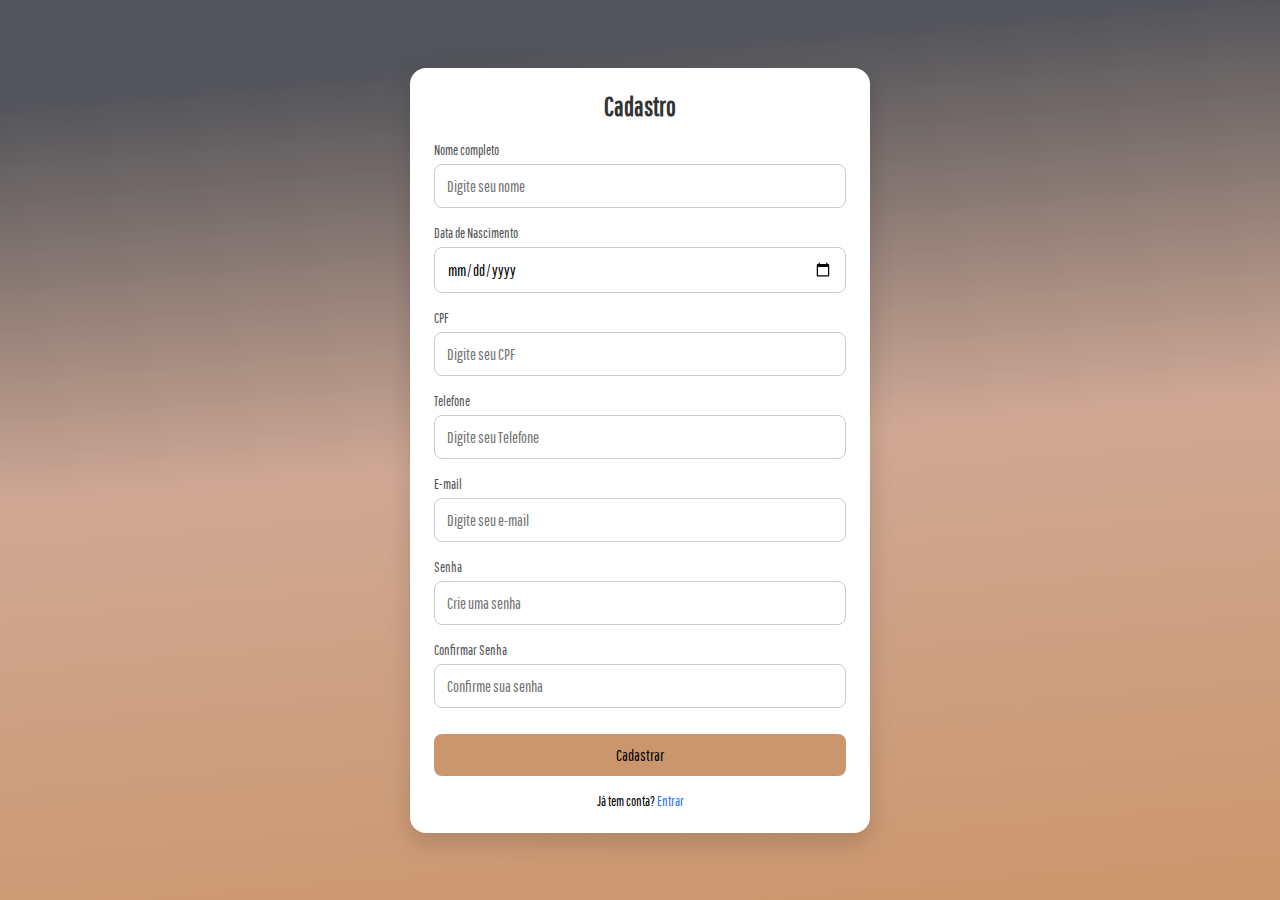
<file: Pages/Cadastro/index.html>
<!DOCTYPE html>
<html lang="pt-br">

<head>
  <link rel="preconnect" href="https://fonts.googleapis.com">
  <link rel="preconnect" href="https://fonts.gstatic.com" crossorigin>
  <link href="https://fonts.googleapis.com/css2?family=Lilita+One&family=Pathway+Gothic+One&display=swap"
    rel="stylesheet">
  <link rel="shortcut icon" href="../../assets/Logo.png" type="image/x-icon">
  <meta charset="UTF-8">
  <meta name="viewport" content="width=device-width, initial-scale=1.0">
  <title>Página de Cadastro</title>
  <link rel="stylesheet" href="style.css">
</head>

<body>

  <div class="container">
    <h1>Cadastro</h1>

    <form onsubmit="cadastrar(Event)" >
      <div class="form-group">
        <label for="nome">Nome completo</label>
        <input type="text" id="nome" placeholder="Digite seu nome">
        <span id = "intput-erro" class="erro-msg">Campo Invalido!</span>
      </div>

      <div class="form-group">
        <label for="datetime">Data de Nascimento</label>
        <input type="date" id="datadenascimento">
        <span id = "intput-errodate" class="erro-msg">Data de Nascimento Invalida!</span>
      </div>
      <div class="form-group">
        <label for="nome">CPF</label>
        <input type="text" id="cpf" placeholder="Digite seu CPF">
        <span id = "intput-errocpf" class="erro-msg">CPF Invalido!</span>
      </div>

      <!-- <div class="form-group">
        <label>Gênero</label><br>
        <div id="genero">
          <label>Feminino </label><input type="radio">
          <label>Masculino</label><input type="radio">
          <label>Outros</label><input type="radio">
          <span id = "intput-errogenero" class="erro-msg">Campo Invalido!</span>
        </div>

      </div> -->

      <div class="form-group">
        <label for="Telefone">Telefone</label>
        <input type="text" id="Telefone" placeholder="Digite seu Telefone">
        <span id = "intput-erroTelefone" class="erro-msg">Telefone Invalido!</span>
      </div>

      <div class="form-group">
        <label for="email">E-mail</label>
        <input type="email" id="email" placeholder="Digite seu e-mail">
        <span id = "intput-erroemail" class="erro-msg">E-mail Invalido!</span>
      </div>

      <div class="form-group">
        <label for="senha">Senha</label>
        <input type="password" id="senha" placeholder="Crie uma senha">
        <span id = "intput-errosenha" class="erro-msg">Senha Invalida!</span>
      </div>

      <div class="form-group">
        <label for="confirmar">Confirmar Senha</label>
        <input type="password" id="confirmarsenha" placeholder="Confirme sua senha">
         <span id = "intput-erroconfirmar" class="erro-msg">Senha Divergente!</span>
      </div>

      <button class="btn" type="submit">Cadastrar</button>
    </form>

    <div class="login-link">
      Já tem conta? <a href="../Login/index-1.html">Entrar</a>
    </div>
  </div>

</body>
<script src="./script.js"></script>
</html>
</file>
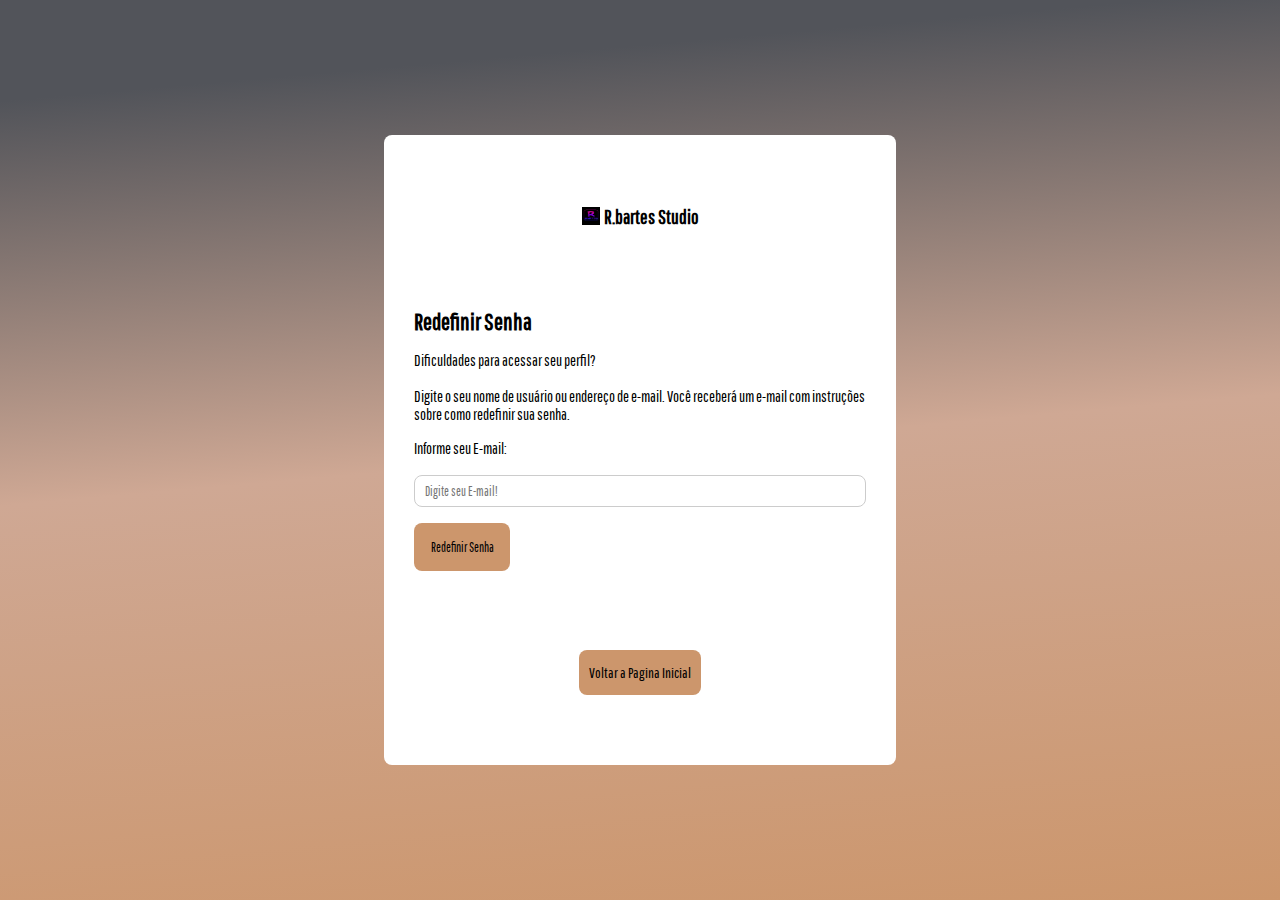
<file: Pages/esqueceuasenha/index.htm>
<head>
    <link rel="preconnect" href="https://fonts.googleapis.com">
    <link rel="preconnect" href="https://fonts.gstatic.com" crossorigin>
    <link href="https://fonts.googleapis.com/css2?family=Lilita+One&family=Pathway+Gothic+One&display=swap"
        rel="stylesheet">
    <link rel="shortcut icon" href="../../assets/Logo.jpg" type="image/x-icon">
    <meta charset="UTF-8">
    <meta name="viewport" content="width=device-width, initial-scale=1.0">
    <link rel="shortcut icon" href="../../assets/Logo.png" type="image/x-icon">
    <title>Login</title>
    <link rel="stylesheet" href="style.css">
</head>

<body>
    <div id="container">
        <div id="left-container">
            <header id="header-container">
                <img src="../../assets/Logo.jpg" alt="Logo" width="18" height="18">
                <h1 id="Titulo-da-pagina"> R.bartes Studio</h1>
            </header>
            <main>
                <div id="Subtitle-page">
                    <h2 id="Bem-vindo-texto"> Redefinir Senha</h2>
                    <p>
                        Dificuldades para acessar seu perfil?<br>
                        <br>
                        Digite o seu nome de usuário ou endereço de e-mail. Você receberá um e-mail com instruções sobre
                        como redefinir sua senha.
                    </p>
                </div>
                <form>
                    <div class="input-container">
                        <label> Informe seu E-mail:</label>
                        <br>
                        <input class="input-text" tapey="email" placeholder=" Digite seu E-mail!" id="input-email">
                    </div>
                    <button id="button" type="submit" onclick="valordeemail">Redefinir Senha</button>
                </form>
            </main>


            <footer id="Voltar">
                <p><a id="link-cadastrar" href="../../index.html"> Voltar a Pagina Inicial</a></p>
            </footer>
        </div>



</body>

</html>
</file>
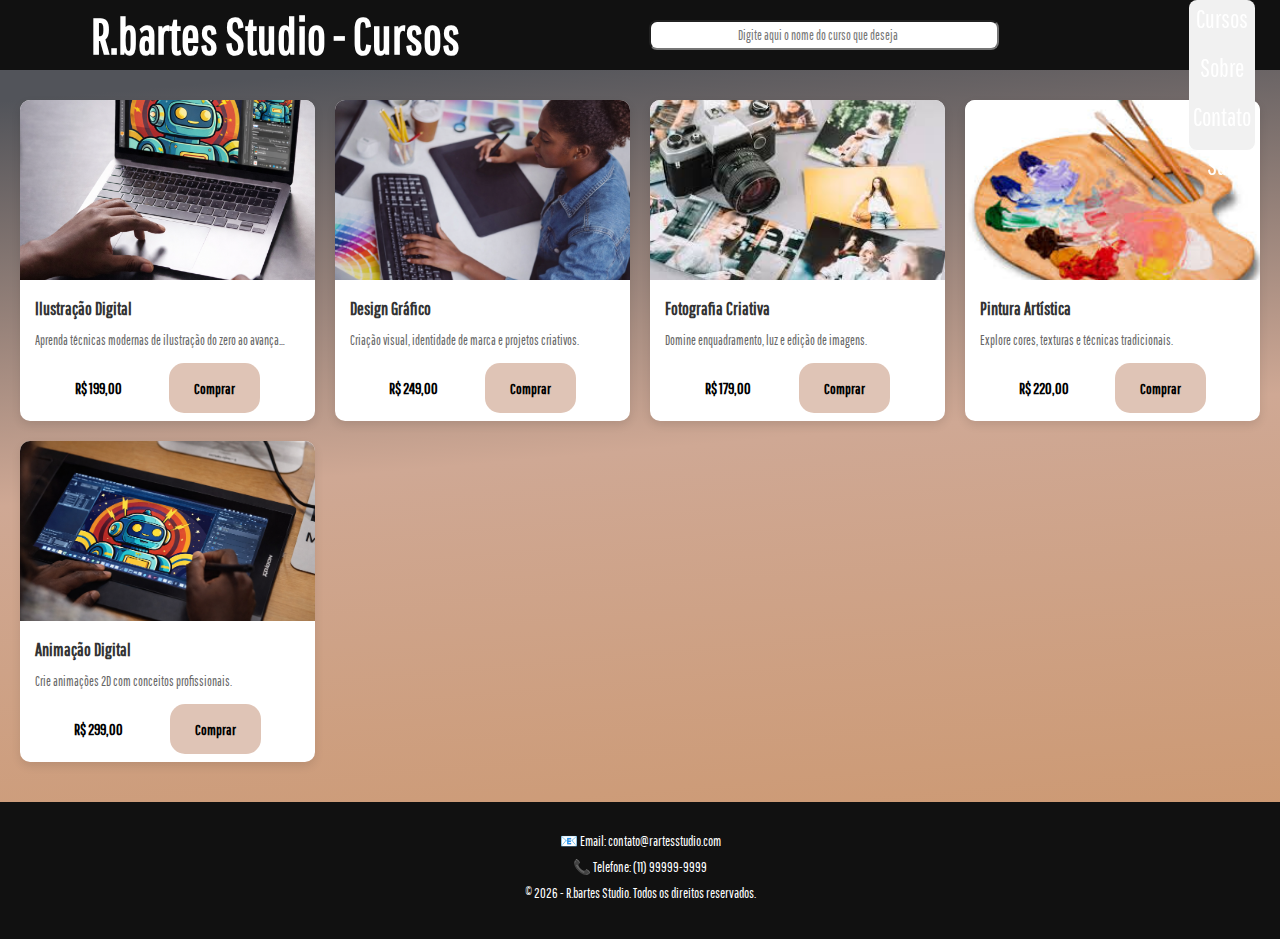
<file: Pages/Listagem/index.html>
<!DOCTYPE html>
<html lang="pt-br">

<head>
    <link rel="preconnect" href="https://fonts.googleapis.com">
    <link rel="preconnect" href="https://fonts.gstatic.com" crossorigin>
    <link href="https://fonts.googleapis.com/css2?family=Lilita+One&family=Pathway+Gothic+One&display=swap"
        rel="stylesheet">
    <link rel="shortcut icon" href="../../assets/Logo.png" type="image/x-icon">
    <meta charset="UTF-8">
    <meta name="viewport" content="width=device-width, initial-scale=1.0">
    <title>Lista de Cursos</title>
    <link rel="stylesheet" href="style.css">
</head>

<body>

    <header class="header">
        <h1>R.bartes Studio - Cursos</h1>
        <input type="search" id="Procurar" placeholder="Digite aqui o nome do curso que deseja">
        <div id="Dropdow">
            <button id="button_search"><img src="../../assets/search.png" alt=""></button>
            <button id="button"><img src="./../../assets/Menu suspeso.jpg" alt=""></button>

            <nav id="Menu-drop">
                <a class="lista" href="#">Cursos</a>
                <a class="lista" href="#">Sobre</a>
                <a class="lista" href="#footer">Contato</a>
                <a class="lista" href="../../index.html">Sair </a>
            </nav>
        </div>
    </header>

    <main class="container">
        <section class="cards">

            <article class="card">

                <img src="../../assets/imagen-cursos/ilustracao.png" alt="Curso de Design">
                <h2>Ilustração Digital</h2>
                <p class="discriçao-cards">Aprenda técnicas modernas de ilustração do zero ao avançado.</p>
                <div class="Card-footer">
                    <span class="price">R$ 199,00</span>
                    <a class="button" href="../Detalhes do produto/index.html">Comprar</a>
                </div>
            </article>

            <article class="card">
                <img src="../../assets/imagen-cursos/desing.png" alt="Curso de Design">
                <h2>Design Gráfico</h2>
                <p class="discriçao-cards">Criação visual, identidade de marca e projetos criativos.</p>
                <div class="Card-footer">
                    <span class="price">R$ 249,00</span>
                    <a class="button" href="../Detalhes do produto/index.html">Comprar</a>
                </div>
            </article>

            <article class="card">
                <img src="../../assets/imagen-cursos/Fotografia.jpeg" alt="Curso de Fotografia">
                <h2>Fotografia Criativa</h2>
                <p class="discriçao-cards">Domine enquadramento, luz e edição de imagens.</p>
                <div class="Card-footer">
                    <span class="price">R$ 179,00</span>
                    <a class="button" href="../Detalhes do produto/index.html">Comprar</a>
                </div>
            </article>

            <article class="card">
                <img src="../../assets/imagen-cursos/pintura.jpeg" alt="Curso de Pintura">
                <h2>Pintura Artística</h2>
                <p class="discriçao-cards">Explore cores, texturas e técnicas tradicionais.</p>
                <div class="Card-footer">
                    <span class="price">R$ 220,00</span>
                    <a class="button" href="../Detalhes do produto/index.html">Comprar</a>
                </div>
            </article>

            <article class="card">
                <img src="../../assets/imagen-cursos/animacao.png" alt="Curso de Animação">
                <h2>Animação Digital</h2>
                <p class="discriçao-cards">Crie animações 2D com conceitos profissionais.</p>
                <div class="Card-footer">
                    <span class="price">R$ 299,00</span>
                    <a class="button" href="../Detalhes do produto/index.html">Comprar</a>
                </div>
            </article>

        </section>
    </main>

    <footer class="footer">
        <p>📧 Email: contato@rartesstudio.com</p>
        <p>📞 Telefone: (11) 99999-9999</p>
        <p>© 2026 - R.bartes Studio. Todos os direitos reservados.</p>
    </footer>

</body>

</html>
</file>
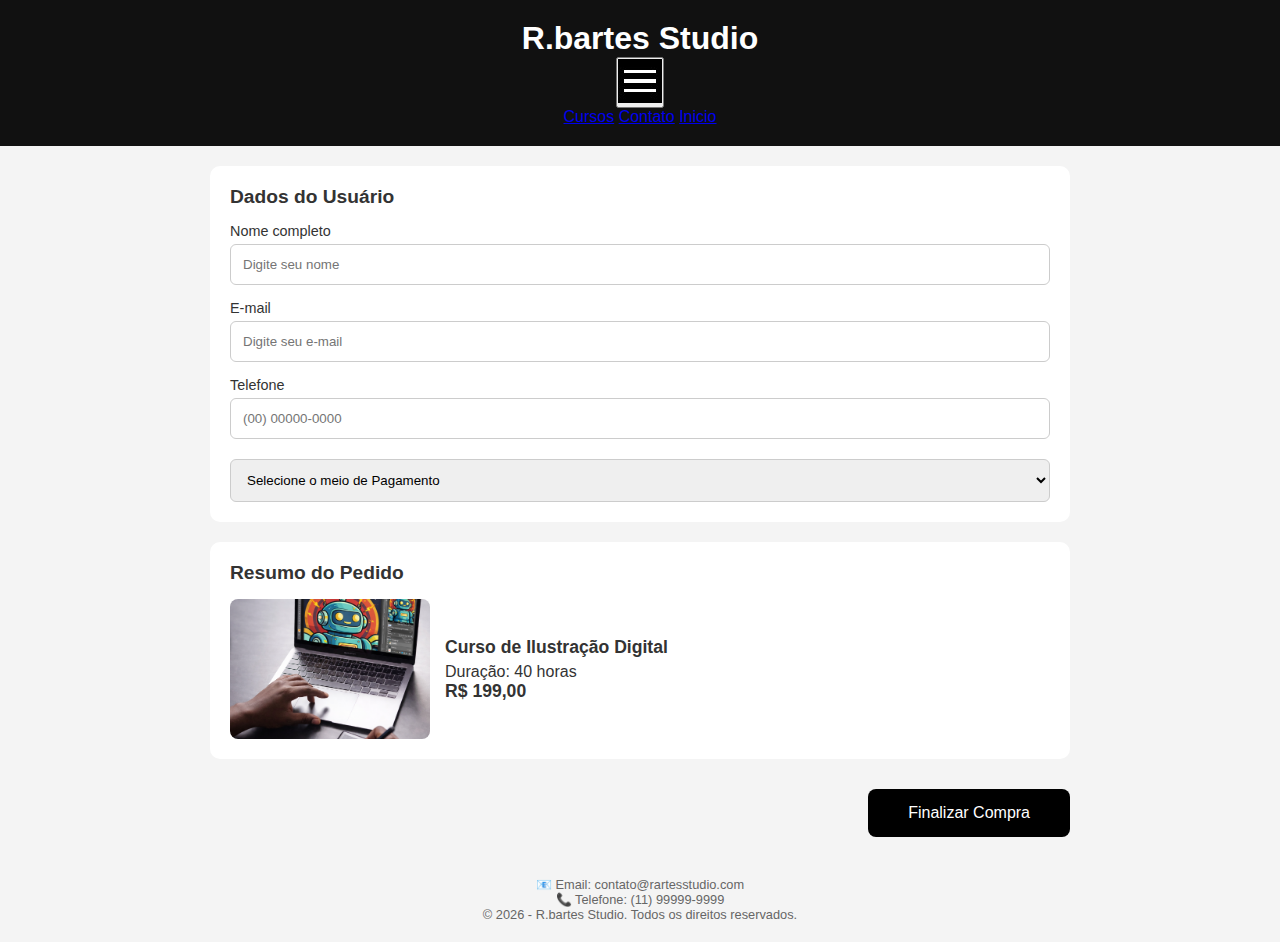
<file: Pages/Resumo de compra/index.html>
<!DOCTYPE html>
<html lang="pt-br">

<head>
    <link rel="preconnect" href="https://fonts.googleapis.com">
    <link rel="preconnect" href="https://fonts.gstatic.com" crossorigin>
    <link href="https://fonts.googleapis.com/css2?family=Lilita+One&display=swap" rel="stylesheet">
    <link rel="shortcut icon" href="../../assets/Logo.png" type="image/x-icon">
    <meta charset="UTF-8">
    <meta name="viewport" content="width=device-width, initial-scale=1.0">
    <title>Fechar Pedido | R.bartes Studio</title>
    <link rel="stylesheet" href="style.css">
</head>

<body>

    <header class="header">
        <h1>R.bartes Studio</h1>
        <nav>
            <button id="button"><img src="./../../assets/Menu suspeso.jpg" alt=""></button>
            <div id="dropdow">
                <a href="../Listagem/index.html">Cursos</a>
                <a href="#">Contato</a>
                <a href="../../index.html">Inicio</a>
            </div>
        </nav>

    </header>

    <main class="container">

        <!-- DADOS DO USUÁRIO -->
        <section class="box">
            <h2>Dados do Usuário</h2>

            <form class="form">
                <label>
                    Nome completo
                    <input type="text" placeholder="Digite seu nome">
                </label>

                <label>
                    E-mail
                    <input type="email" placeholder="Digite seu e-mail">
                </label>

                <label>
                    Telefone
                    <input type="tel" placeholder="(00) 00000-0000">
                </label>

                <select class="form-select">
                    <option selected>Selecione o meio de Pagamento</option>
                    <option value="1">Crédito</option>
                    <option value="2">Débito</option>
                    <option value="3">Pix</option>
                </select>
            </form>
        </section>

        <!-- DADOS DO PRODUTO -->
        <section class="box">
            <h2>Resumo do Pedido</h2>

            <div class="product">
                <img src="../../assets/imagen-cursos/ilustracao.png" alt="Curso Ilustração Digital">

                <div class="product-info">
                    <h3>Curso de Ilustração Digital</h3>
                    <p>Duração: 40 horas</p>
                    <span class="price">R$ 199,00</span>
                </div>
            </div>
        </section>

        <!-- FINALIZAR -->
        <section class="checkout">
            <button class="btn">
                Finalizar Compra
            </button>
        </section>

    </main>

    <footer class="footer">
        <p>📧 Email: contato@rartesstudio.com</p>
        <p>📞 Telefone: (11) 99999-9999</p>
        <p>© 2026 - R.bartes Studio. Todos os direitos reservados.</p>
    </footer>

</body>

</html>
</file>
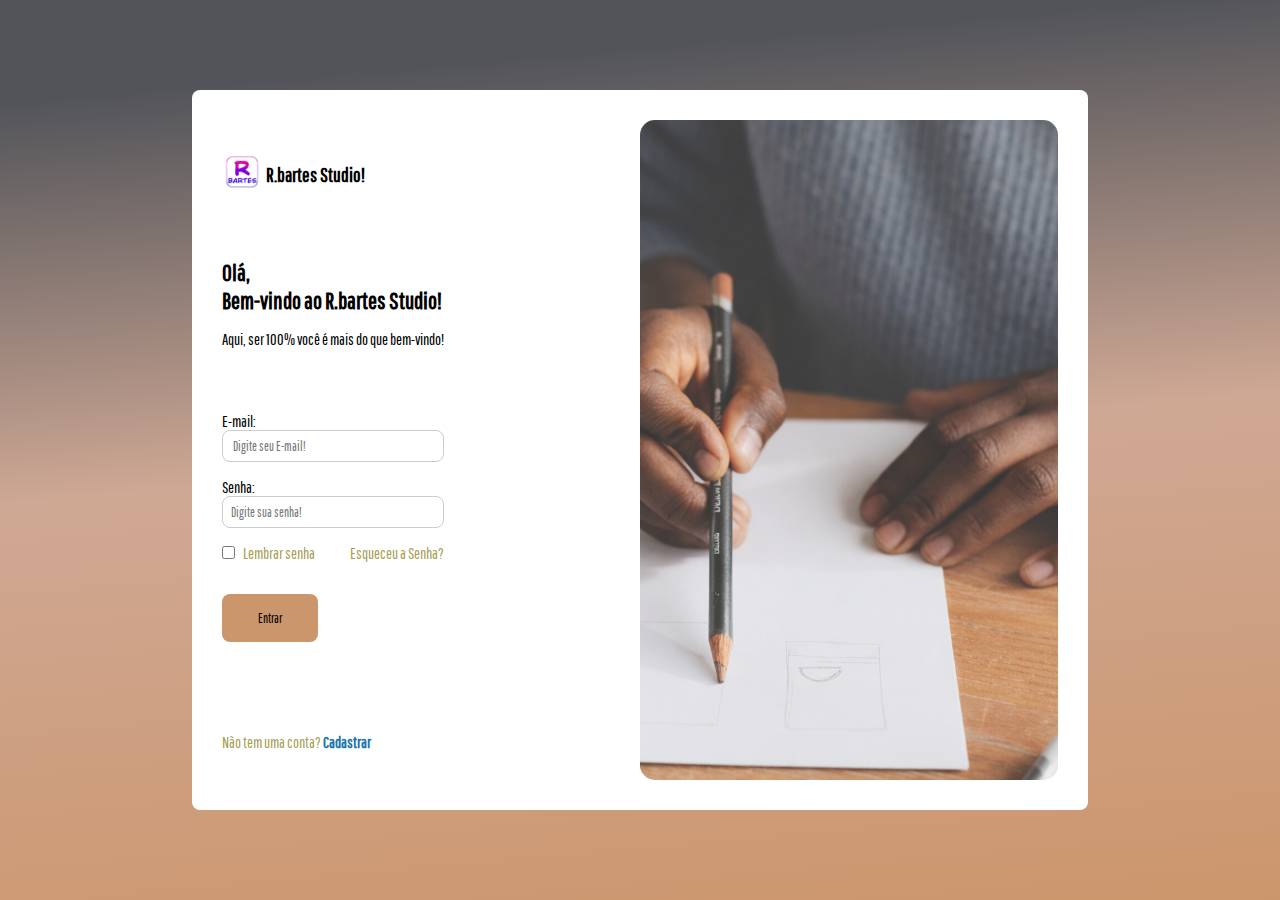
<file: Pages/Login/index-1.html>
<!DOCTYPE html>
<html lang="pt-br">

<head>
    <link rel="preconnect" href="https://fonts.googleapis.com">
    <link rel="preconnect" href="https://fonts.gstatic.com" crossorigin>
    <link href="https://fonts.googleapis.com/css2?family=Lilita+One&family=Pathway+Gothic+One&display=swap"
        rel="stylesheet">
    <link rel="shortcut icon" href="../../assets/Logo.png" type="image/x-icon">
    <meta charset="UTF-8">
    <meta name="viewport" content="width=device-width, initial-scale=1.0">
    <title>Login</title>
    <link rel="stylesheet" href="style.css">
</head>

<body>
    <div id="container">
        <div id="left-container">
            <header id="header-container">
                <img id="logo" src="../../assets/Logo.png" alt="praia" width="18" height="18">
                <h1 id="Titulo-da-pagina">R.bartes Studio!</h1>
            </header>
            <main>
                <div id="Subtitle-page">
                    <h2 id="Bem-vindo-texto"> Olá, <br>Bem-vindo ao R.bartes Studio!</h2>
                    <p>
                        Aqui, ser 100% você é mais do que bem-vindo!
                    </p>
                </div>


                <form onsubmit="login(event)">
                    <div class="input-container">
                        <label> E-mail:</label>
                        <input class="input-text" tapey="email" placeholder=" Digite seu E-mail!" required id="input-login">
                    </div>
                    <div class="input-container">
                        <label> Senha:</label>
                        <input class="input-text" type="password" placeholder="Digite sua senha! "id="input-senha">
                        <span id = "intput-errosenha" class="erro-msg">E-mail ou senha invalido!</span>
                    </div>
                    <div id="checkbox-senha">

                        <div id="checkbox-container">
                            <input type="checkbox">
                            <label id="Lembrar-senha">Lembrar senha</label>
                        </div>

                        <a id="Esqueceu-a-senha" href="./../esqueceuasenha/index.htm">Esqueceu a Senha?</a>
                    </div>
                    <button id="button" type="submit">Entrar</button>
                </form>

            </main>

            <footer id="Cadastrar">
                <p> Não tem uma conta?<a id="link-cadastrar" href="../Cadastro/index.html"> Cadastrar</a></p>
            </footer>
        </div>
        <div id="rigth-container"></div>
    </div>
</body>
<script src="./script.js"></script>
</html>
</file>
<file: Pages/Cadastro/style.css>
* {
  margin: 0;
  padding: 0;
  box-sizing: border-box;
  font-family: "Pathway Gothic One", sans-serif;
  font-style: normal;
}

body {
  min-height: 100vh;
  background: linear-gradient(175deg, rgb(82 84 90) 10%, rgb(207 168 148) 50%, rgb(204 150 108) 100%);
  display: flex;
  align-items: center;
  justify-content: center;
  padding: 16px;
}

.container {
  background: #ffffff;
  width: 100%;
  max-width: 380px;
  padding: 24px;
  border-radius: 16px;
  box-shadow: 0 10px 25px rgba(0, 0, 0, 0.15);
}

.container h1 {
  text-align: center;
  margin-bottom: 20px;
  font-size: 1.6rem;
  color: #333;
}

.form-group {
  margin-bottom: 16px;
}

.form-group label {
  display: block;
  margin-bottom: 6px;
  font-size: 0.9rem;
  color: #555;
}

.form-group input {
  width: 100%;
  padding: 12px;
  border-radius: 8px;
  border: 1px solid #ccc;
  font-size: 1rem;
}

.erro-msg{
  color: red;
  font-weight: 500;
  padding: 4px;
  display: none;
}
.form-group input:focus {
  outline: none;
  border-color: #2575fc;
}

.btn {
  width: 100%;
  padding: 12px;
  border: none;
  border-radius: 8px;
  background: rgb(204 150 108);
  font-size: 1rem;
  cursor: pointer;
  margin-top: 10px;
}

.btn:hover {
  background: #1e63d6;
}

.login-link {
  text-align: center;
  margin-top: 16px;
  font-size: 0.9rem;
}

.login-link a {
  color: #2575fc;
  text-decoration: none;
}

#genero {
  Display: flex;
  flex-direction: row;
}

@media (min-width: 600px) {
  .container {
    max-width: 460px;
  }


}
</file>
<file: Pages/esqueceuasenha/style.css>
* {

    margin: 0;
    padding: 0;
    box-sizing: border-box;
    font-family: "Pathway Gothic One", sans-serif;
    font-style: normal;
}


body {
    background: linear-gradient(175deg, rgb(82 84 90) 10%, rgb(207 168 148) 50%, rgb(204 150 108) 100%);
    display: flex;
    justify-content: center;
    align-items: center;
    height: 100vh;

}

#container {

    width: 80vw;
    height: 70vh;
    border-radius: 08px;
    background-color: white;
    display: flex;
    flex-direction: row;
    padding: 30px;
}

#left-container {
    flex: 1;
    display: flex;
    flex-direction: column;
    align-content: space-around;
    justify-content: space-around;
    align-items: center;


}

#checkbox-senha {
    display: flex;
    flex-direction: row;
    justify-content: space-between;
}

#Titulo-da-pagina {
    font-size: 20px;
}

#header-container {
    display: flex;
    align-items: center;
    gap: 4px;
}

#Subtitle-page {
    margin-bottom: 2rem;
}

#Bem-vindo-texto {
    margin-bottom: 1rem;
}

.input-container {
    display: flex;
    flex-direction: column;
}

.input-text {
    margin-top: 0, 5rem;
    margin-bottom: 1rem;
    height: 2rem;
    border-radius: 8px;
    border: solid 1px #ccc;
    padding-left: 8px;
}

#checkbox-container {
    display: flex;
    flex-direction: row;
    align-items: center;
    white-space: nowrap;
    gap: 8px;
}

main {
    min-width: 40%;
}

#Esqueceu-a-senha {
    color: #85790ebe;
    text-decoration: none;
}

#Lembrar-senha {
    color: #85790ebe;
    cursor: pointer;
    text-decoration: none;
}

#button {
    width: 96px;
    height: 48px;
    border-radius: 8px;
    border: rgb(204 150 108);
    background-color: rgb(204 150 108);
}

#Voltar {
    cursor: pointer;
    text-decoration: none;
    font-size: 20px;
    height: 5vh;
    border-radius: 8px;
    background-color: #cc966c;
    padding: 10px;
    display: flex;
    align-items: center;
}

#link-cadastrar {
    color: black;
    cursor: pointer;
    text-decoration: none;
    font-size: 15px;
}

@media (min-width: 600px) {
    #rigth-container {
        flex: 1;
        display: block;
        background-image: url(../../assets/Fundo-home-page.png);
        background-size: cover;
        background-position: center;
        background-repeat: no-repeat;
        border-radius: 15px;
    }

    #Subtitle-page {
        margin-bottom: 1rem;
    }

    #container {

        width: 40vw;
        border-radius: 08px;
        background-color: white;
        display: flex;
        flex-direction: row;
        padding: 30px;
    }
}
</file>
<file: Pages/Listagem/style.css>
* {
    margin: 0;
    padding: 0;
    box-sizing: border-box;
    font-family: "Pathway Gothic One", sans-serif;
    font-style: normal;
}

body {
    background: linear-gradient(175deg, rgb(82 84 90) 10%, rgb(207 168 148) 50%, rgb(204 150 108) 100%);
    color: #333;
    display: flex;
    height: 100vh;
    flex-direction: column;
    justify-content: space-between;


}

/* HEADER FIXO */
.header {
    position: fixed;
    top: 0;
    width: 100%;
    height: 70px;
    background-color: #111;
    color: #fff;
    display: flex;
    justify-content: space-between;
    align-items: center;
    padding: 15px;
    z-index: 1000;
    text-decoration: none;
    font-size: 1.1rem;
    font-size: 0.8rem;

}

.header nav a:hover {
    text-decoration: underline;

}


/* MAIN */
.container {
    padding-top: 100px;
    padding-left: 20px;
    padding-right: 20px;
}

.cards {
    display: grid;
    grid-template-columns: repeat(auto-fit, minmax(250px, 1fr));
    gap: 20px;

}

/* CARD */


.card {
    background-color: #fff;
    border-radius: 10px;
    overflow: hidden;
    box-shadow: 0 4px 10px rgba(0, 0, 0, 0.1);
    transition: transform 0.3s;
}

.card:hover {
    transform: translateY(-5px);
}

.card img {
    width: 100%;
    height: 180px;
    object-fit: cover;
}

.card h2 {
    font-size: 1.1rem;
    margin: 15px;
}

.card p {
    font-size: 0.8rem;
    margin: 0 15px 15px;
    color: #666;
}

.price {
    display: block;
    font-weight: bold;
    color: #000;
}

/* FOOTER */
.footer {
    background-color: #111;
    color: #fff;
    text-align: center;
    padding: 30px 20px;
    margin-top: 40px;
    font-size: 0.9rem;
}

.footer p {
    margin-bottom: 8px;
}

#Menu-drop {
   display: block;
    background-color: #f1f1f1;
    display: flex;
    flex-direction: column;
    align-items: center;
    font-size: 25px;
    border-radius: 8px;
    padding: 4px;
    text-decoration: none;
    height: 150px;
    justify-content: center;
    position: absolute;
    top: 0px;
    display: none;

}

#Procurar {
    display: none;

}

.button {
    font-size: 15px;
    height: 4vh;
    border-radius: 15px;
    background-color: #cea690a8;
    padding: 25px;
    display: flex;
    justify-content: center;
    align-items: center;
    text-decoration: none;
    color: black;
    font-weight: bold;

}

.Card-footer {
    display: flex;
    justify-content: space-evenly;
    align-items: center;
    margin: 8px;

}

/* RESPONSIVO PARA COMPUTADOR */
@media (min-width: 600px) {

    .header {
        position: fixed;
        top: 0;
        width: 100%;
        height: 70px;
        background-color: #111;
        color: #fff;
        display: flex;
        justify-content: space-around;
        align-items: center;
        padding: 04px;
        z-index: 1000;
        text-decoration: none;
        font-size: 25px;
        gap: 15px;
    }

    #Menu-drop {
        display: flex;
        justify-content: space-evenly;
        gap: 20px;

    }

    .lista {
        text-decoration: none;
        color: #fff;
    }

    #button {
        display: none;
    }

    #button_search {
        display: none;
    }

    #Dropdow {
        display: flex;
        font-size: 25px;
        gap: 15px;
        text-decoration: none;
        color: #000;
    }

    .button {
        font-size: 15px;
        height: 4vh;
        border-radius: 15px;
        background-color: #cea690a8;
        padding: 25px;
        display: flex;
        justify-content: center;
        align-items: center;
        text-decoration: none;
        color: black;
        font-weight: bold;  
    }

    .Card-footer {
        display: flex;
        justify-content: space-evenly;
        align-items: center;

    }

    .discriçao-cards {
        width: 250px;
        white-space: nowrap;
        overflow: hidden;
        text-overflow: ellipsis;
    }

    #Procurar {
        display: block;
        width: 350px;
        border-radius: 8px;
        height: 30px;
        text-align: center;
    }

}
</file>
<file: Pages/Login/style.css>
* {

    margin: 0;
    padding: 0;
    box-sizing: border-box;
    font-family: "Pathway Gothic One", sans-serif;
    font-style: normal;
}

body {
    background: linear-gradient(175deg, rgb(82 84 90) 10%, rgb(207 168 148) 50%, rgb(204 150 108) 100%);
    display: flex;
    justify-content: center;
    align-items: center;
    height: 100vh;


}


#container {

    min-width: 70vw;
    min-height: 80vh;
    border-radius: 08px;
    background-color: white;
    display: flex;
    flex-direction: row;
    padding: 30px;
}

#left-container {
    flex: 1;
    display: flex;
    flex-direction: column;
    align-content: flex-end;
    justify-content: space-around;
    align-items: flex-start;


}

#rigth-container {
    flex: 1;
    display: none;
    background-image: url(../../assets/Fundo-home-page.png);
    background-size: cover;
    background-position: center;
    background-repeat: no-repeat;
    border-radius: 15px;
}

#checkbox-senha {
    display: flex;
    flex-direction: row;
    justify-content: space-between;
}

#Titulo-da-pagina {
    font-size: 20px;
}

#header-container {
    display: flex;
    align-items: center;
    gap: 4px;
}

#Subtitle-page {
    margin-bottom: 1rem;
}

#Bem-vindo-texto {
    margin-bottom: 1rem;
}

.input-container {
    display: flex;
    flex-direction: column;
}
.erro-msg{
  color: red;
  font-weight: 500;
  height: 2rem;
  display: none;
}
.input-text {
    margin-top: 0, 5rem;
    margin-bottom: 1rem;
    height: 2rem;
    border-radius: 8px;
    border: solid 1px #ccc;
    padding-left: 8px;
}

#checkbox-container {
    display: flex;
    flex-direction: row;
    align-items: center;
    white-space: nowrap;
    gap: 8px;
}

main {
    min-width: 40%;
}

#Esqueceu-a-senha {
    color: #85790ebe;
    text-decoration: none;
}

#Lembrar-senha {
    color: #85790ebe;
    cursor: pointer;
    text-decoration: none;
}

#button {
    margin-top: 2rem;
    margin-bottom: 2rem;
    width: 96px;
    height: 48px;
    border-radius: 8px;
    border: rgb(204 150 108);
    background-color: rgb(204 150 108);
}

#Cadastrar {
    color: #85790ebe;
    cursor: pointer;
    text-decoration: none;
}

#link-cadastrar {
    color: #0269a5e8;
    cursor: pointer;
    text-decoration: none;
    font-weight: 600;
}

#logo {
    height: 50px;
    width: 40px;
}

@media (min-width: 600px) {
    #rigth-container {
        flex: 1;
        display: block;
        background-image: url(../../assets/Fundo-home-page.png);
        background-size: cover;
        background-position: center;
        background-repeat: no-repeat;
        border-radius: 15px;

    }

    #Subtitle-page {
        margin-bottom: 4rem;
    }
}
</file>
<file: Pages/Resumo de compra/style.css>
/* RESET */
* {
    margin: 0;
    padding: 0;
    box-sizing: border-box;
    font-family: Arial, Helvetica, sans-serif;
}

body {
    background-color: #f4f4f4;
    color: #333;
}

/* HEADER */
.header {
    background-color: #111;
    color: #fff;
    text-align: center;
    padding: 20px;
}

/* CONTAINER */
.container {
    padding: 20px;
    display: flex;
    flex-direction: column;
    gap: 20px;
}

/* CAIXAS */
.box {
    background-color: #fff;
    padding: 20px;
    border-radius: 10px;
}

.box h2 {
    font-size: 1.2rem;
    margin-bottom: 15px;
}

/* FORM */
.form {
    display: flex;
    flex-direction: column;
    gap: 15px;
}

.form label {
    font-size: 0.9rem;
    display: flex;
    flex-direction: column;
}

.form input {
    margin-top: 5px;
    padding: 12px;
    border-radius: 6px;
    border: 1px solid #ccc;
}

.form-select {
    margin-top: 5px;
    padding: 12px;
    border-radius: 6px;
    border: 1px solid #ccc;

}

/* PRODUTO */
.product {
    display: flex;
    flex-direction: column;
    gap: 15px;
}

.product img {
    width: 100%;
    border-radius: 8px;
    object-fit: cover;
}

.product-info h3 {
    font-size: 1.1rem;
    margin-bottom: 5px;
}

.price {
    font-weight: bold;
    font-size: 1.1rem;
}

/* BOTÃO */
.checkout {
    margin-top: 10px;
}

.btn {
    width: 100%;
    padding: 15px;
    background-color: #000;
    color: #fff;
    border: none;
    border-radius: 8px;
    font-size: 1rem;
    cursor: pointer;
}

/* FOOTER */
.footer {
    text-align: center;
    padding: 20px;
    font-size: 0.8rem;
    color: #666;
}

/* ===================== */
/* DESKTOP / TABLET */
/* ===================== */
@media (min-width: 768px) {

    .container {
        max-width: 900px;
        margin: 0 auto;
    }

    .product {
        flex-direction: row;
        align-items: center;
    }

    .product img {
        max-width: 200px;
        height: 140px;
    }

    .checkout {
        display: flex;
        justify-content: flex-end;
    }

    .btn {
        width: auto;
        padding: 15px 40px;
    }
}
</file>
